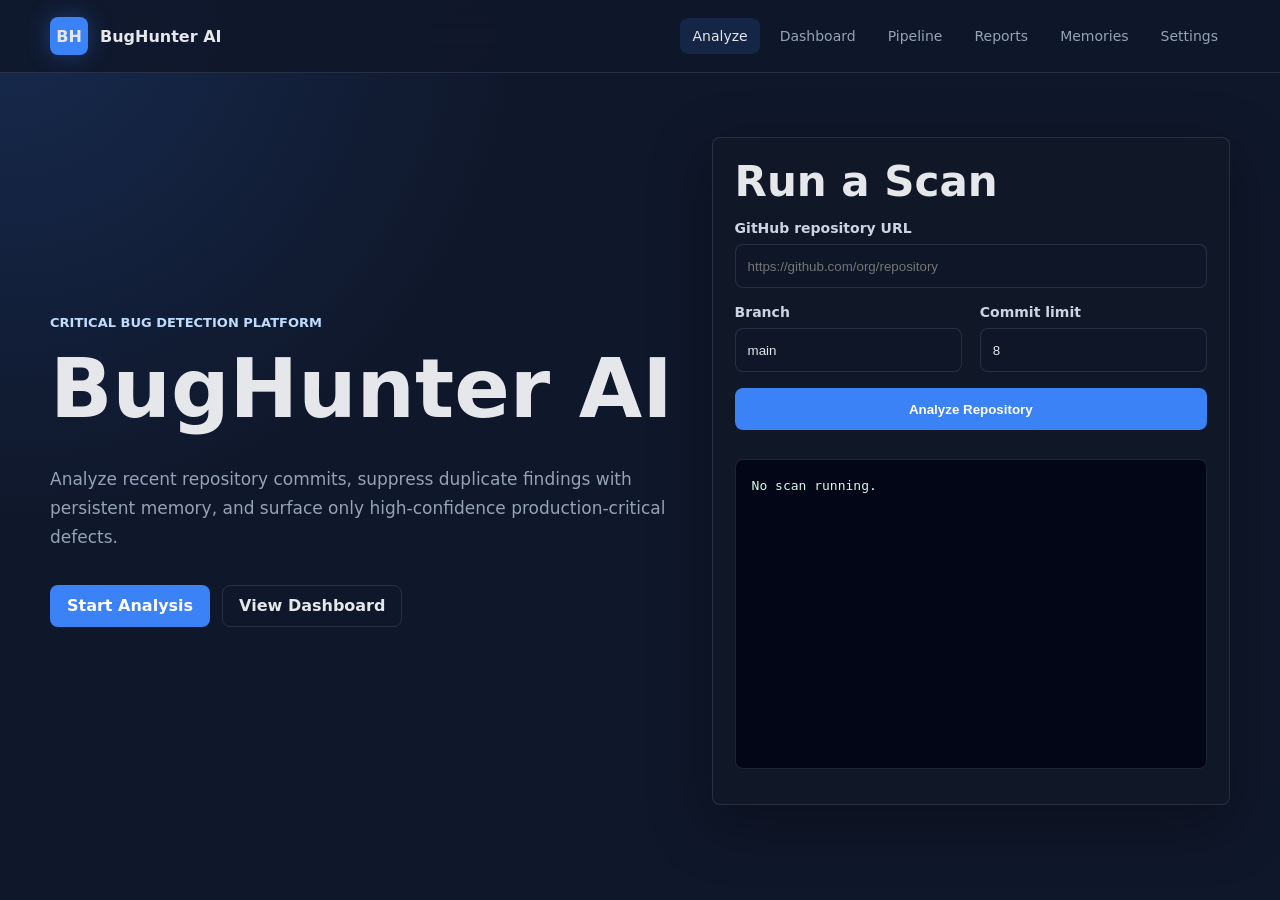
<file: index.html>
<!doctype html>
<html lang="en">
  <head>
    <meta charset="utf-8">
    <meta name="viewport" content="width=device-width, initial-scale=1">
    <title>BugHunter AI</title>
    <link rel="stylesheet" href="css/styles.css">
  </head>
  <body>
    <div data-nav></div>
    <main class="shell hero">
      <section class="hero-copy stack">
        <span class="eyebrow">Critical bug detection platform</span>
        <h1>BugHunter AI</h1>
        <p>Analyze recent repository commits, suppress duplicate findings with persistent memory, and surface only high-confidence production-critical defects.</p>
        <div class="row">
          <a class="button" href="analysis.html">Start Analysis</a>
          <a class="button secondary" href="dashboard.html">View Dashboard</a>
        </div>
      </section>
      <section class="panel stack">
        <h2>Run a Scan</h2>
        <form class="stack" data-analysis-form>
          <label>GitHub repository URL
            <input name="repository_url" placeholder="https://github.com/org/repository">
          </label>
          <div class="grid-2">
            <label>Branch
              <input name="branch" value="main">
            </label>
            <label>Commit limit
              <input name="commit_limit" type="number" min="1" max="50" value="8">
            </label>
          </div>
          <button class="button" type="submit">Analyze Repository</button>
        </form>
        <pre class="terminal" data-output>No scan running.</pre>
      </section>
    </main>
    <script src="js/app.js"></script>
  </body>
</html>
</file>
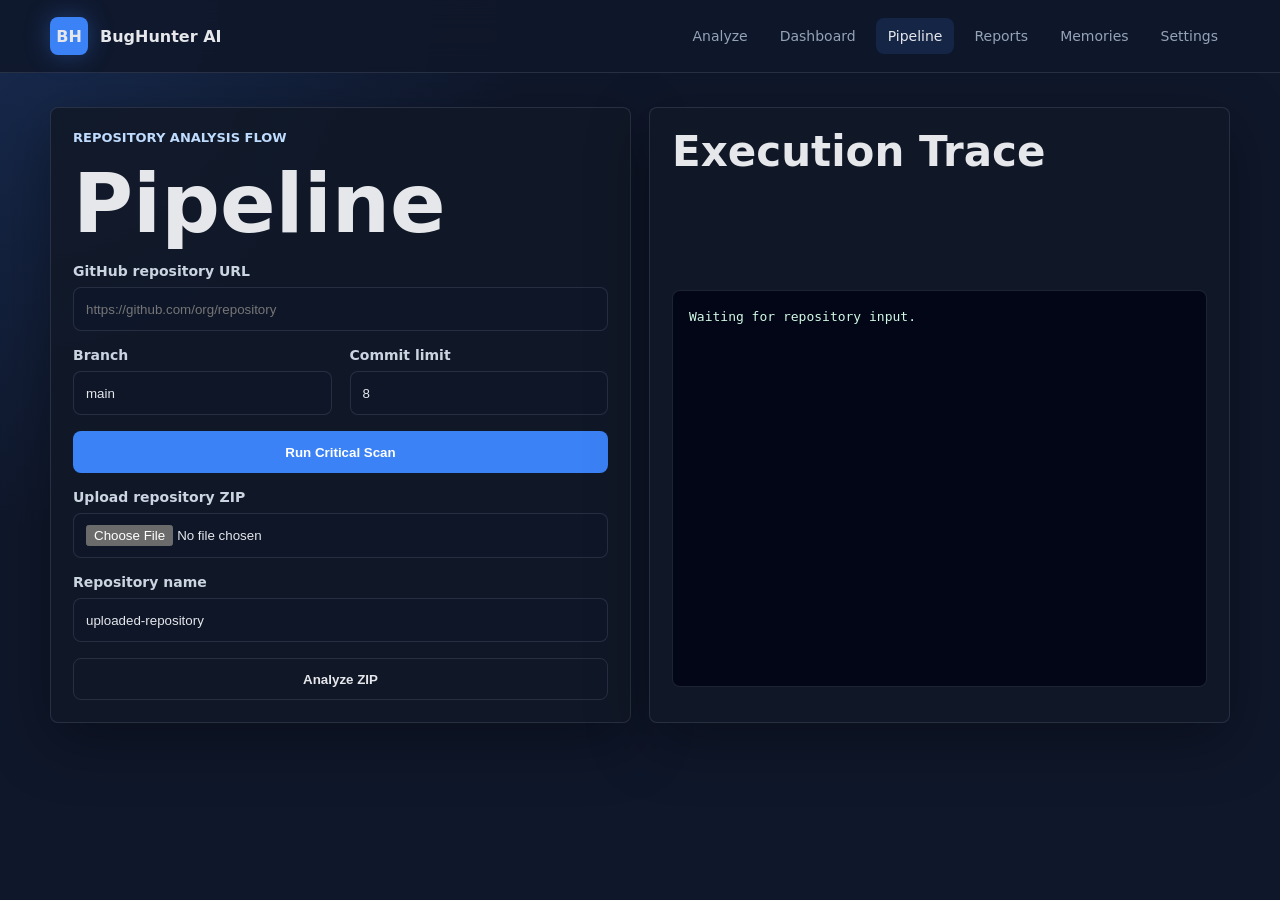
<file: analysis.html>
<!doctype html>
<html lang="en">
  <head>
    <meta charset="utf-8">
    <meta name="viewport" content="width=device-width, initial-scale=1">
    <title>Analysis · BugHunter AI</title>
    <link rel="stylesheet" href="css/styles.css">
  </head>
  <body>
    <div data-nav></div>
    <main class="shell section grid-2">
      <section class="panel stack">
        <span class="eyebrow">Repository analysis flow</span>
        <h1>Pipeline</h1>
        <form class="stack" data-analysis-form>
          <label>GitHub repository URL
            <input name="repository_url" placeholder="https://github.com/org/repository">
          </label>
          <div class="grid-2">
            <label>Branch
              <input name="branch" value="main">
            </label>
            <label>Commit limit
              <input name="commit_limit" type="number" min="1" max="50" value="8">
            </label>
          </div>
          <button class="button" type="submit">Run Critical Scan</button>
        </form>
        <form class="stack" data-upload-form>
          <label>Upload repository ZIP
            <input name="file" type="file" accept=".zip">
          </label>
          <label>Repository name
            <input name="repository_name_form" value="uploaded-repository">
          </label>
          <button class="button secondary" type="submit">Analyze ZIP</button>
        </form>
      </section>
      <section class="panel stack">
        <h2>Execution Trace</h2>
        <pre class="terminal" data-output>Waiting for repository input.</pre>
      </section>
    </main>
    <script src="js/app.js"></script>
  </body>
</html>
</file>
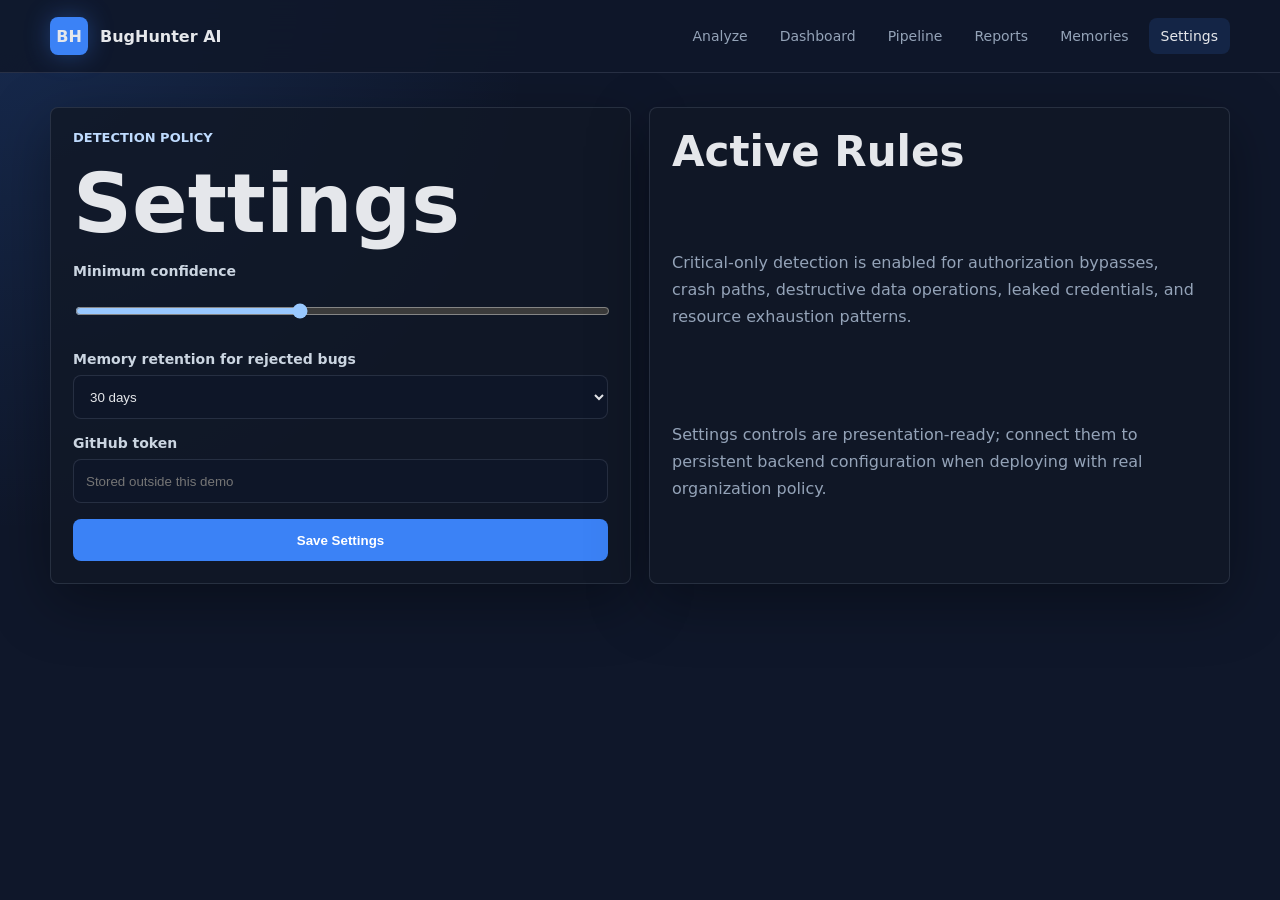
<file: settings.html>
<!doctype html>
<html lang="en">
  <head>
    <meta charset="utf-8">
    <meta name="viewport" content="width=device-width, initial-scale=1">
    <title>Settings · BugHunter AI</title>
    <link rel="stylesheet" href="css/styles.css">
  </head>
  <body>
    <div data-nav></div>
    <main class="shell section grid-2">
      <section class="panel stack">
        <span class="eyebrow">Detection policy</span>
        <h1>Settings</h1>
        <label>Minimum confidence
          <input type="range" min="70" max="99" value="82">
        </label>
        <label>Memory retention for rejected bugs
          <select><option>30 days</option><option>60 days</option><option>90 days</option></select>
        </label>
        <label><span>GitHub token</span><input type="password" placeholder="Stored outside this demo"></label>
        <button class="button">Save Settings</button>
      </section>
      <section class="panel stack">
        <h2>Active Rules</h2>
        <p>Critical-only detection is enabled for authorization bypasses, crash paths, destructive data operations, leaked credentials, and resource exhaustion patterns.</p>
        <p class="muted">Settings controls are presentation-ready; connect them to persistent backend configuration when deploying with real organization policy.</p>
      </section>
    </main>
    <script src="js/app.js"></script>
  </body>
</html>
</file>
<file: css/styles.css>
:root {
  color-scheme: dark;
  --bg: #0f172a;
  --surface: #111827;
  --surface-2: #172033;
  --line: rgba(148, 163, 184, 0.18);
  --text: #e5e7eb;
  --muted: #94a3b8;
  --accent: #3b82f6;
  --danger: #ef4444;
  --ok: #22c55e;
  --warn: #f59e0b;
  --shadow: 0 18px 60px rgba(0, 0, 0, 0.35);
}

* { box-sizing: border-box; }

body {
  margin: 0;
  min-height: 100vh;
  background: radial-gradient(circle at top left, rgba(59, 130, 246, 0.18), transparent 34%), var(--bg);
  color: var(--text);
  font-family: Inter, ui-sans-serif, system-ui, -apple-system, BlinkMacSystemFont, "Segoe UI", sans-serif;
}

a { color: inherit; text-decoration: none; }

.shell {
  width: min(1180px, calc(100% - 32px));
  margin: 0 auto;
}

.nav {
  position: sticky;
  top: 0;
  z-index: 10;
  border-bottom: 1px solid var(--line);
  background: rgba(15, 23, 42, 0.88);
  backdrop-filter: blur(16px);
}

.nav-inner {
  display: flex;
  align-items: center;
  justify-content: space-between;
  min-height: 72px;
  gap: 20px;
}

.brand {
  display: flex;
  align-items: center;
  gap: 12px;
  font-weight: 800;
  letter-spacing: 0;
}

.brand-mark {
  display: grid;
  place-items: center;
  width: 38px;
  height: 38px;
  border-radius: 8px;
  background: var(--accent);
  box-shadow: 0 0 24px rgba(59, 130, 246, 0.35);
}

.nav-links {
  display: flex;
  gap: 8px;
  flex-wrap: wrap;
}

.nav-links a {
  padding: 10px 12px;
  border-radius: 8px;
  color: var(--muted);
  font-size: 14px;
}

.nav-links a:hover,
.nav-links a.active {
  color: var(--text);
  background: rgba(59, 130, 246, 0.14);
}

.hero {
  display: grid;
  grid-template-columns: 1.1fr 0.9fr;
  gap: 28px;
  align-items: center;
  min-height: calc(100vh - 120px);
  padding: 46px 0 30px;
}

.eyebrow {
  color: #bfdbfe;
  font-size: 13px;
  font-weight: 700;
  text-transform: uppercase;
  letter-spacing: 0;
}

h1, h2, h3 { letter-spacing: 0; line-height: 1.05; margin: 0; }
h1 { font-size: clamp(42px, 7vw, 82px); max-width: 790px; }
h2 { font-size: clamp(28px, 4vw, 42px); }
h3 { font-size: 18px; }
p { color: var(--muted); line-height: 1.7; }

.hero-copy p { max-width: 650px; font-size: 17px; }

.panel,
.card {
  border: 1px solid var(--line);
  background: rgba(17, 24, 39, 0.84);
  box-shadow: var(--shadow);
}

.panel {
  border-radius: 8px;
  padding: 22px;
}

.card {
  border-radius: 8px;
  padding: 18px;
}

.stack { display: grid; gap: 16px; }
.row { display: flex; gap: 12px; align-items: center; flex-wrap: wrap; }
.between { justify-content: space-between; }

.button {
  display: inline-flex;
  align-items: center;
  justify-content: center;
  gap: 8px;
  min-height: 42px;
  border: 1px solid transparent;
  border-radius: 8px;
  padding: 0 16px;
  background: var(--accent);
  color: white;
  font-weight: 750;
  cursor: pointer;
  transition: transform 160ms ease, border-color 160ms ease, background 160ms ease;
}

.button:hover { transform: translateY(-1px); }
.button.secondary { background: transparent; border-color: var(--line); color: var(--text); }
.button.danger { background: rgba(239, 68, 68, 0.14); color: #fecaca; border-color: rgba(239, 68, 68, 0.3); }

input,
select,
textarea {
  width: 100%;
  min-height: 44px;
  border: 1px solid var(--line);
  border-radius: 8px;
  background: rgba(15, 23, 42, 0.78);
  color: var(--text);
  padding: 11px 12px;
  outline: none;
}

input:focus,
select:focus,
textarea:focus { border-color: rgba(59, 130, 246, 0.8); }

label { display: grid; gap: 8px; color: #cbd5e1; font-size: 14px; font-weight: 650; }

.grid-2 { display: grid; grid-template-columns: repeat(2, minmax(0, 1fr)); gap: 18px; }
.grid-3 { display: grid; grid-template-columns: repeat(3, minmax(0, 1fr)); gap: 18px; }
.grid-4 { display: grid; grid-template-columns: repeat(4, minmax(0, 1fr)); gap: 18px; }

.metric strong { display: block; font-size: 34px; margin-top: 8px; }
.metric span { color: var(--muted); font-size: 13px; }

.section { padding: 34px 0; }

.table {
  width: 100%;
  border-collapse: collapse;
  overflow: hidden;
  border-radius: 8px;
}

.table th,
.table td {
  padding: 13px 12px;
  border-bottom: 1px solid var(--line);
  text-align: left;
  color: #cbd5e1;
  font-size: 14px;
}

.table th { color: var(--muted); font-size: 12px; text-transform: uppercase; }

.badge {
  display: inline-flex;
  align-items: center;
  border-radius: 999px;
  padding: 5px 9px;
  background: rgba(239, 68, 68, 0.13);
  color: #fecaca;
  font-size: 12px;
  font-weight: 750;
}

.terminal {
  min-height: 310px;
  border-radius: 8px;
  background: #020617;
  border: 1px solid var(--line);
  padding: 16px;
  overflow: auto;
  color: #d1fae5;
  font-family: "JetBrains Mono", Consolas, monospace;
  font-size: 13px;
  line-height: 1.6;
}

.chart {
  height: 220px;
  width: 100%;
}

.report-list { display: grid; gap: 14px; }

.report-title { display: flex; justify-content: space-between; gap: 12px; align-items: start; }
.muted { color: var(--muted); }
.ok { color: var(--ok); }
.danger-text { color: #fecaca; }

@media (max-width: 860px) {
  .hero,
  .grid-2,
  .grid-3,
  .grid-4 {
    grid-template-columns: 1fr;
  }

  .nav-inner { align-items: flex-start; flex-direction: column; padding: 14px 0; }
  .hero { min-height: auto; }
  .table { display: block; overflow-x: auto; }
}
</file>
